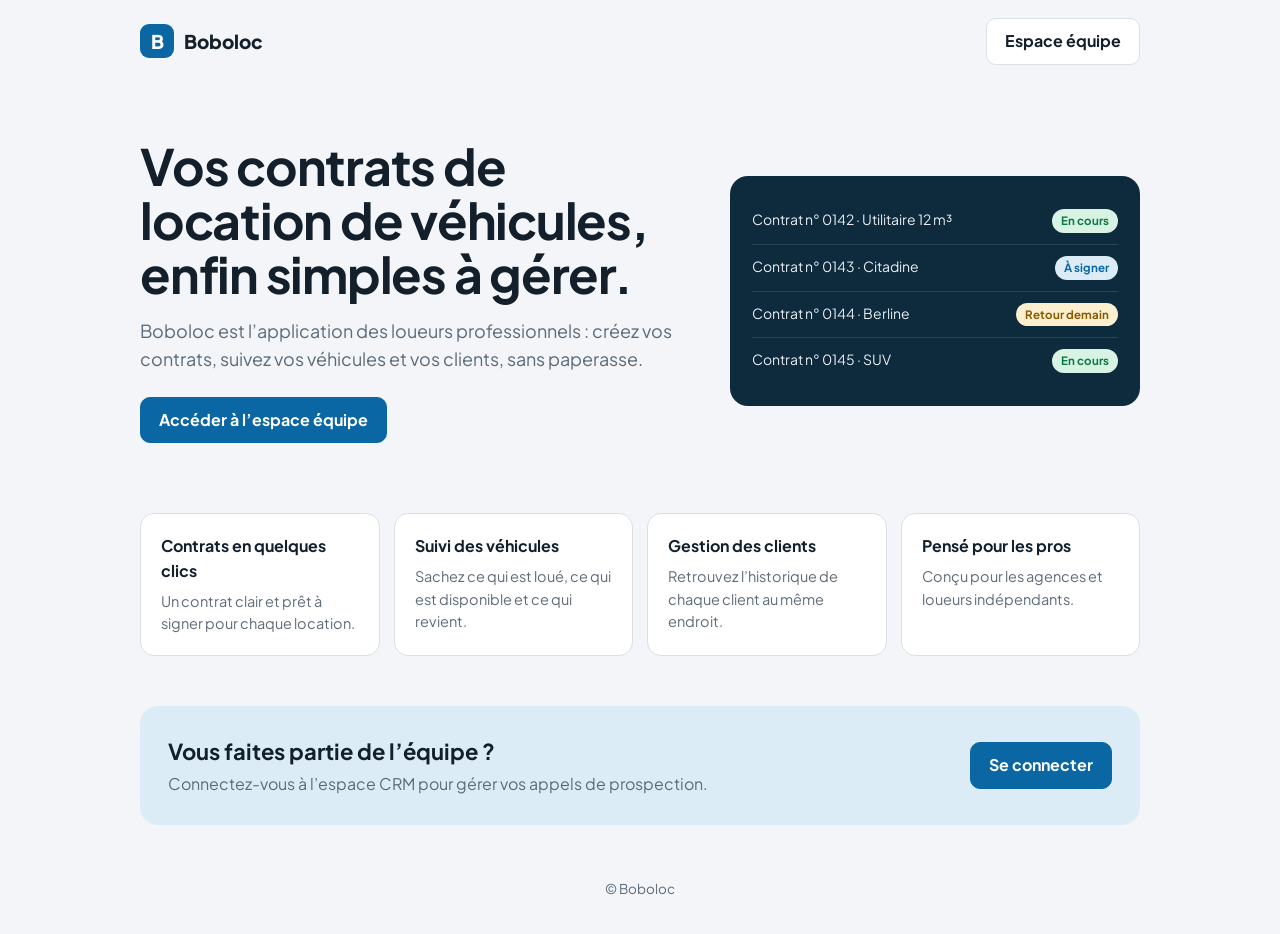
<file: index.html>
<!doctype html>
<html lang="fr">
<head>
<meta charset="utf-8">
<meta name="viewport" content="width=device-width,initial-scale=1">
<title>Boboloc — Gestion de contrats de location de véhicules</title>
<meta name="description" content="Boboloc aide les loueurs de véhicules professionnels à gérer leurs contrats de location simplement.">
<link rel="icon" href="data:image/svg+xml,%3Csvg xmlns='http://www.w3.org/2000/svg' viewBox='0 0 32 32'%3E%3Crect width='32' height='32' rx='8' fill='%230a67a3'/%3E%3Ctext x='16' y='23' font-size='20' font-weight='800' text-anchor='middle' fill='white' font-family='Arial'%3EB%3C/text%3E%3C/svg%3E">
<link rel="stylesheet" href="https://fonts.googleapis.com/css2?family=Plus+Jakarta+Sans:wght@400;500;600;700;800&display=swap">
<style>
:root{--bg:#f3f5f8;--surface:#fff;--ink:#13202c;--muted:#5d6b79;--line:#d9e0e8;--accent:#0a67a3;--accent-ink:#fff;--soft:#dcecf7;--dark:#0e2a3d}
@media (prefers-color-scheme:dark){:root{--bg:#0f1720;--surface:#17212c;--ink:#e8eef4;--muted:#93a2b1;--line:#2b3947;--accent:#4aa8e6;--accent-ink:#06121b;--soft:#17344a;--dark:#091722;color-scheme:dark}}
*{box-sizing:border-box}
body{margin:0;background:var(--bg);color:var(--ink);font-family:"Plus Jakarta Sans",system-ui,sans-serif;line-height:1.55}
.w{max-width:1040px;margin:0 auto;padding-inline:20px}
header{display:flex;align-items:center;gap:12px;padding-block:18px}
.brand{display:flex;align-items:center;gap:10px;font-weight:800;font-size:19px}
.logo{width:34px;height:34px;border-radius:9px;background:var(--accent);color:var(--accent-ink);display:grid;place-items:center;font-weight:800}
.btn{display:inline-block;text-decoration:none;font-weight:700;border-radius:10px;padding:10px 18px;border:1px solid var(--line);color:var(--ink);background:var(--surface)}
.btn.p{background:var(--accent);border-color:var(--accent);color:var(--accent-ink)}
header .btn{margin-left:auto}
.hero{padding-block:56px 40px;display:grid;grid-template-columns:1.15fr .85fr;gap:36px;align-items:center}
h1{font-size:clamp(30px,5vw,50px);line-height:1.08;letter-spacing:-.025em;margin:0 0 16px;text-wrap:balance}
.lead{font-size:18px;color:var(--muted);margin:0 0 24px;max-width:52ch}
.cta{display:flex;gap:10px;flex-wrap:wrap}
.card{background:var(--dark);color:#e8eef4;border-radius:18px;padding:22px;font-size:14px}
.card .row{display:flex;justify-content:space-between;gap:10px;padding:11px 0;border-bottom:1px solid rgba(255,255,255,.12)}
.card .row:last-child{border:0}
.tag{font-size:11.5px;font-weight:700;padding:3px 9px;border-radius:99px;background:#d8f2e3;color:#0b7a43;white-space:nowrap;align-self:center}
.tag.b{background:#dcecf7;color:#0a67a3}.tag.o{background:#fbefd0;color:#8a5a00}
.grid{display:grid;grid-template-columns:repeat(auto-fit,minmax(230px,1fr));gap:14px;padding-block:30px}
.f{background:var(--surface);border:1px solid var(--line);border-radius:14px;padding:20px}
.f h3{margin:0 0 6px;font-size:16px}.f p{margin:0;color:var(--muted);font-size:14.5px}
.team{background:var(--soft);border-radius:18px;padding:28px;margin-block:20px;display:flex;gap:20px;align-items:center;justify-content:space-between;flex-wrap:wrap}
.team h2{margin:0 0 4px;font-size:22px}.team p{margin:0;color:var(--muted)}
footer{padding-block:34px;color:var(--muted);font-size:13.5px;text-align:center}
@media (max-width:760px){.hero{grid-template-columns:1fr;padding-block:30px}}
</style>
</head>
<body>
<div class="w">
<header><div class="brand"><div class="logo">B</div>Boboloc</div><a class="btn" href="app.html">Espace équipe</a></header>
<section class="hero">
  <div>
    <h1>Vos contrats de location de véhicules, enfin simples à gérer.</h1>
    <p class="lead">Boboloc est l’application des loueurs professionnels : créez vos contrats, suivez vos véhicules et vos clients, sans paperasse.</p>
    <div class="cta"><a class="btn p" href="app.html">Accéder à l’espace équipe</a></div>
  </div>
  <div class="card" aria-hidden="true">
    <div class="row"><span>Contrat n° 0142 · Utilitaire 12 m³</span><span class="tag">En cours</span></div>
    <div class="row"><span>Contrat n° 0143 · Citadine</span><span class="tag b">À signer</span></div>
    <div class="row"><span>Contrat n° 0144 · Berline</span><span class="tag o">Retour demain</span></div>
    <div class="row"><span>Contrat n° 0145 · SUV</span><span class="tag">En cours</span></div>
  </div>
</section>
<section class="grid">
  <div class="f"><h3>Contrats en quelques clics</h3><p>Un contrat clair et prêt à signer pour chaque location.</p></div>
  <div class="f"><h3>Suivi des véhicules</h3><p>Sachez ce qui est loué, ce qui est disponible et ce qui revient.</p></div>
  <div class="f"><h3>Gestion des clients</h3><p>Retrouvez l’historique de chaque client au même endroit.</p></div>
  <div class="f"><h3>Pensé pour les pros</h3><p>Conçu pour les agences et loueurs indépendants.</p></div>
</section>
<section class="team">
  <div><h2>Vous faites partie de l’équipe ?</h2><p>Connectez-vous à l’espace CRM pour gérer vos appels de prospection.</p></div>
  <a class="btn p" href="app.html">Se connecter</a>
</section>
<footer>© Boboloc</footer>
</div>
</body>
</html>
</file>
